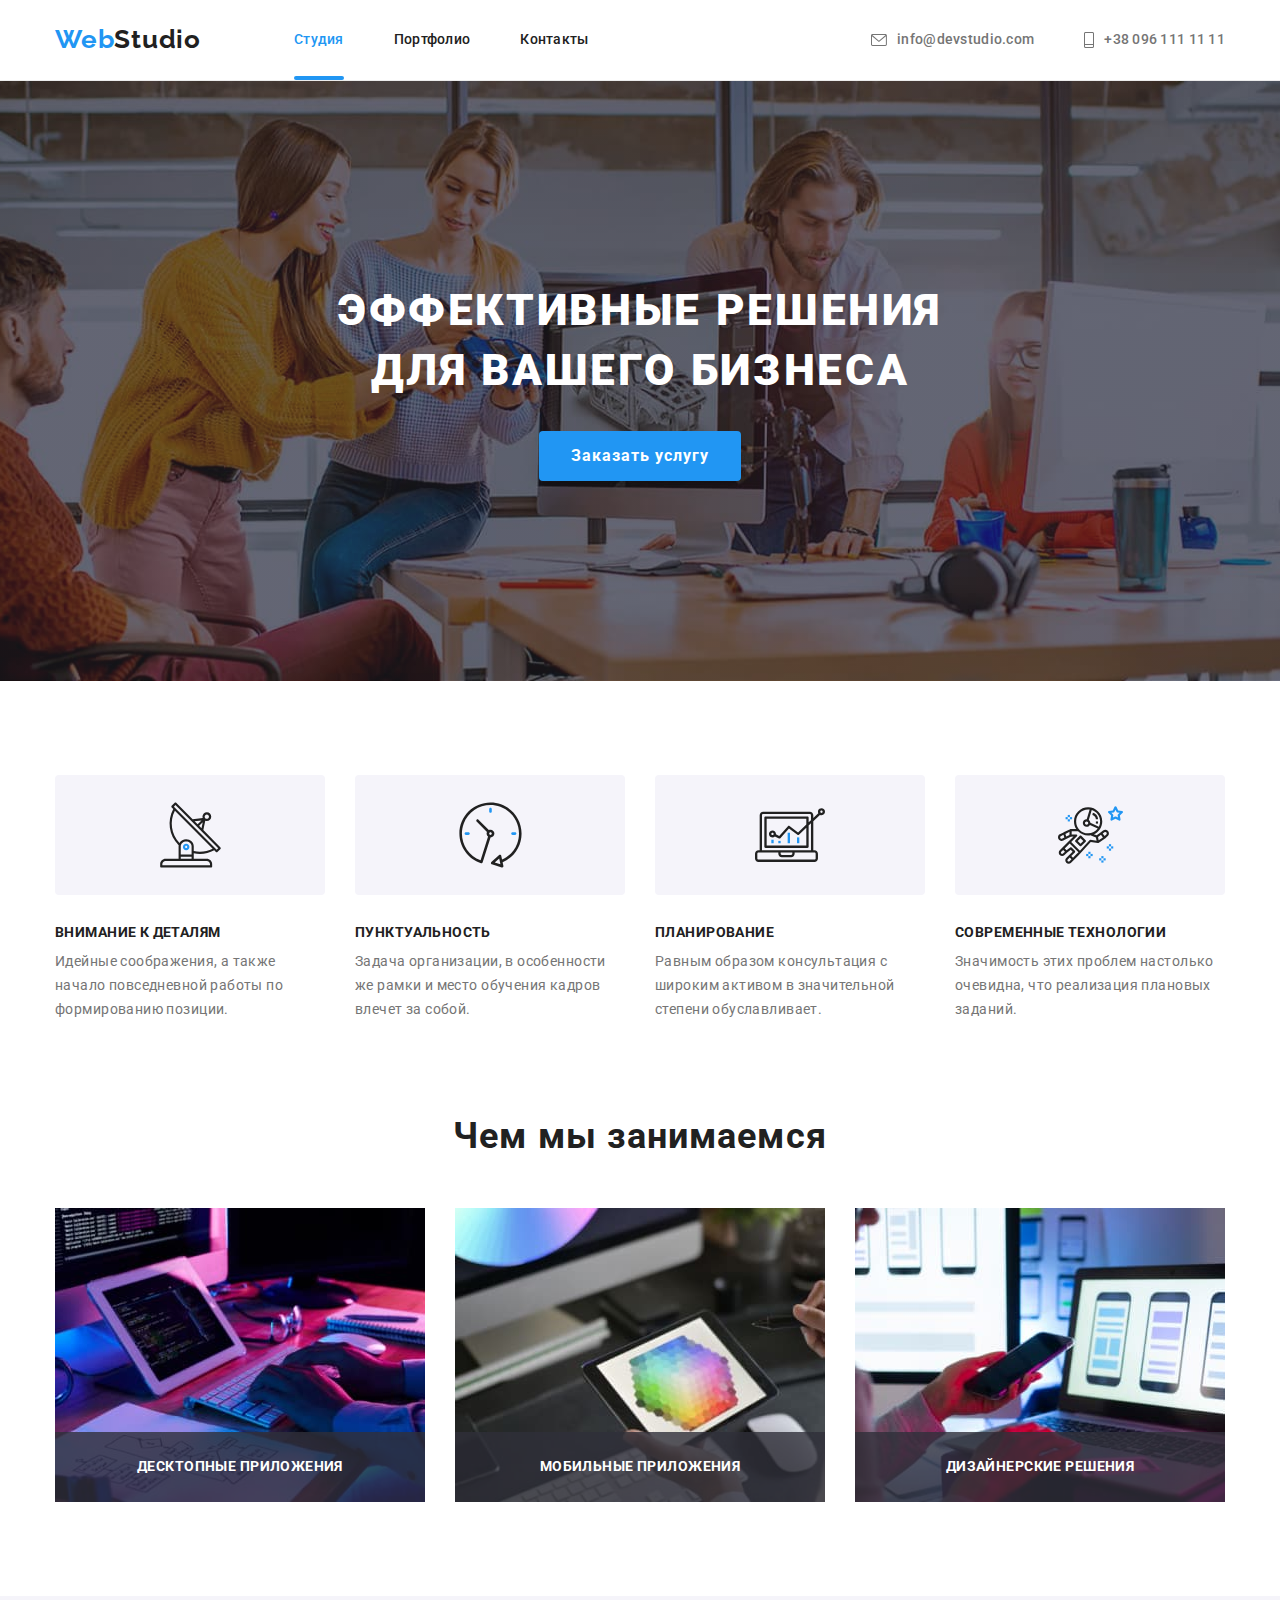
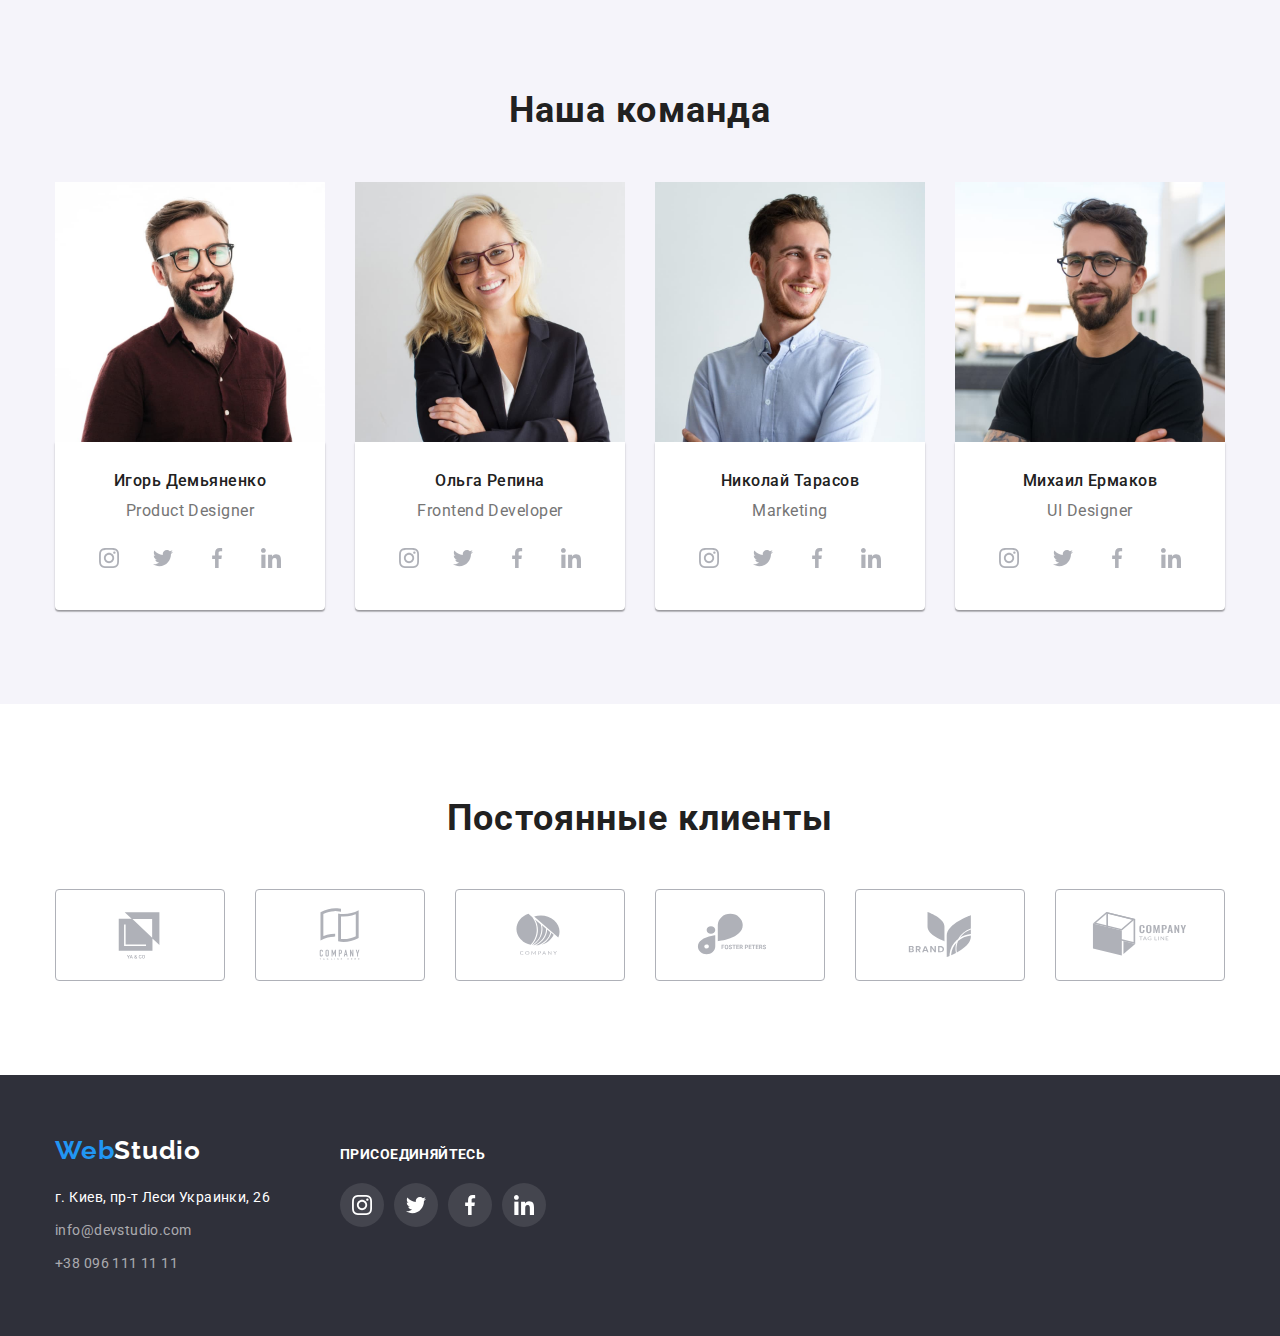
<file: index.html>
<!DOCTYPE html>
<html lang="ru">
  <head>
    <meta charset="UTF-8" />
    <meta http-equiv="X-UA-Compatible" content="IE=edge" />
    <meta name="viewport" content="width=device-width, initial-scale=1.0" />
    <title>Студия</title>
    <link rel="preconnect" href="https://fonts.googleapis.com" />
    <link rel="preconnect" href="https://fonts.gstatic.com" crossorigin />
    <link
      href="https://fonts.googleapis.com/css2?family=Raleway:wght@700&family=Roboto:wght@400;500;700;900&display=swap"
      rel="stylesheet"
    />
    <link
      rel="stylesheet"
      href="https://cdnjs.cloudflare.com/ajax/libs/modern-normalize/1.1.0/modern-normalize.min.css"
    />
    <link rel="stylesheet" href="./css/styles.css" />
  </head>
  <body>
    <!-- Header-->
    <header class="page-header">
      <div class="container nav-flex">
        <nav class="navigation">
          <a class="link logo" href="/">Web<span class="accent">Studio</span></a>
          <ul class="menu list">
            <li class="item">
              <div class="menu-link-wrapper">
                <a class="menu-link link studio-link link-position-studio" href="#">Студия</a>
              </div>
            </li>
            <li class="item">
              <div class="menu-link-wrapper">
                <a class="menu-link link link-position" href="./portfolio.html">Портфолио</a>
              </div>
            </li>
            <li class="item">
              <div class="menu-link-wrapper">
                <a class="menu-link link link-position" href="#">Контакты</a>
              </div>
            </li>
          </ul>
        </nav>
        <ul class="list nav-contact">
          <li class="item">
            <a class="nav-mail hover-nav link" href="mailto:info@devstudio.com">
              <svg class="nav-icons" width="16" height="12">
                <use href="./images/icons.svg#icon-mail"></use>
              </svg>
              info@devstudio.com</a
            >
          </li>
          <li class="item">
            <a class="nav-phone hover-nav link" href="tel:+380961111111">
              <svg class="nav-icons" width="10" height="16">
                <use href="./images/icons.svg#icon-tel"></use>
              </svg>
              +38 096 111 11 11</a
            >
          </li>
        </ul>
      </div>
    </header>

    <main>
      <!--Hero-->

      <section class="hero">
        <div class="container">
          <h1 class="hero-title">Эффективные решения для вашего бизнеса</h1>
          <button data-modal-open class="hero-btn link" type="button">Заказать услугу</button>
        </div>
      </section>

      <!--ABOUT-->
      <section class="about section">
        <div class="container">
          <ul class="list about-flex">
            <li class="about-list item">
              <div class="about-list-icons">
                <svg class="about-list-icons-pic" width="65" height="70">
                  <use href="./images/icons.svg#icon-antenna-1"></use>
                </svg>
              </div>
              <h3 class="about-title">Внимание к деталям</h3>
              <p class="about-description">
                Идейные соображения, а также начало повседневной работы по формированию позиции.
              </p>
            </li>
            <li class="about-list item">
              <div class="about-list-icons">
                <svg class="about-list-icons-pic" width="65" height="70">
                  <use href="./images/icons.svg#icon-clock-1"></use>
                </svg>
              </div>
              <h3 class="about-title">Пунктуальность</h3>
              <p class="about-description">
                Задача организации, в особенности же рамки и место обучения кадров влечет за собой.
              </p>
            </li>
            <li class="about-list item">
              <div class="about-list-icons">
                <svg class="about-list-icons-pic" width="70" height="70">
                  <use href="./images/icons.svg#icon-diagram-1"></use>
                </svg>
              </div>
              <h3 class="about-title">Планирование</h3>
              <p class="about-description">
                Равным образом консультация с широким активом в значительной степени обуславливает.
              </p>
            </li>
            <li class="about-list item">
              <div class="about-list-icons">
                <svg class="about-list-icons-pic" width="65" height="70">
                  <use href="./images/icons.svg#icon-astronaut-1"></use>
                </svg>
              </div>
              <h3 class="about-title">Современные технологии</h3>
              <p class="about-description">
                Значимость этих проблем настолько очевидна, что реализация плановых заданий.
              </p>
            </li>
          </ul>
        </div>

        <!--Наши работы-->
      </section>
      <!--Examples-->
      <section class="examples section">
        <div class="container">
          <h2 class="common-headings">Чем мы занимаемся</h2>
          <ul class="list example-flex">
            <li class="item">
              <div class="img-wrapper">
                <img class="examples-img" src="./images/develop.jpg" alt="разработка" width="370" />
                <div class="content-container">
                  <p class="img-description">Десктопные приложения</p>
                </div>
              </div>
            </li>
            <li class="item">
              <div class="img-wrapper">
                <img class="examples-img" src="./images/consult.jpg" alt="консалт" width="370" />
                <div class="content-container">
                  <p class="img-description">Мобильные приложения</p>
                </div>
              </div>
            </li>

            <li class="item">
              <div class="img-wrapper">
                <img class="examples-img" src="./images/help.jpg" alt="помощь" width="370" />
                <div class="content-container">
                  <p class="img-description">Дизайнерские решения</p>
                </div>
              </div>
            </li>
          </ul>
        </div>
      </section>

      <!--Наша команда-->
      <section class="team section">
        <div class="container">
          <h2 class="common-headings">Наша команда</h2>
          <ul class="list team-flex">
            <li class="item">
              <img class="team-img" src="./images/pr1.jpg" alt="Игорь Демьяненко" width="270" />
              <div class="pic-discription">
                <h3 class="team-title">Игорь Демьяненко</h3>
                <p class="subtitle">Product Designer</p>
                <ul class="social-list list">
                  <li class="social-list-item">
                    <a href="" class="social-list-link">
                      <svg class="social-list-icon" width="20" height="20">
                        <use href="./images/icons.svg#icon-instagram-2"></use>
                      </svg>
                    </a>
                  </li>
                  <li class="social-list-item">
                    <a href="" class="social-list-link">
                      <svg class="social-list-icon" width="20" height="20">
                        <use href="./images/icons.svg#icon-twitter-1"></use>
                      </svg>
                    </a>
                  </li>
                  <li class="social-list-item">
                    <a href="" class="social-list-link">
                      <svg class="social-list-icon" width="20" height="20">
                        <use HREF="./images/icons.svg#icon-facebook-1"></use>
                      </svg>
                    </a>
                  </li>
                  <li class="social-list-item">
                    <a href="" class="social-list-link">
                      <svg class="social-list-icon" width="20" height="20">
                        <use href="./images/icons.svg#icon-linkedin-1"></use>
                      </svg>
                    </a>
                  </li>
                </ul>
              </div>
            </li>

            <li class="item">
              <img class="team-img" src="./images/pr2.jpg" alt="Ольга Репина" width="270" />
              <div class="pic-discription">
                <h3 class="team-title">Ольга Репина</h3>
                <p class="subtitle">Frontend Developer</p>
                <ul class="social-list list">
                  <li class="social-list-item">
                    <a href="" class="social-list-link">
                      <svg class="social-list-icon" width="20" height="20">
                        <use href="./images/icons.svg#icon-instagram-2"></use>
                      </svg>
                    </a>
                  </li>
                  <li class="social-list-item">
                    <a href="" class="social-list-link">
                      <svg class="social-list-icon" width="20" height="20">
                        <use href="./images/icons.svg#icon-twitter-1"></use>
                      </svg>
                    </a>
                  </li>
                  <li class="social-list-item">
                    <a href="" class="social-list-link">
                      <svg class="social-list-icon" width="20" height="20">
                        <use HREF="./images/icons.svg#icon-facebook-1"></use>
                      </svg>
                    </a>
                  </li>
                  <li class="social-list-item">
                    <a href="" class="social-list-link">
                      <svg class="social-list-icon" width="20" height="20">
                        <use href="./images/icons.svg#icon-linkedin-1"></use>
                      </svg>
                    </a>
                  </li>
                </ul>
              </div>
            </li>

            <li class="item">
              <img class="team-img" src="./images/pr3.jpg" alt="Николай Тарасов" width="270" />
              <div class="pic-discription">
                <h3 class="team-title">Николай Тарасов</h3>
                <p class="subtitle">Marketing</p>
                <ul class="social-list list">
                  <li class="social-list-item">
                    <a href="" class="social-list-link">
                      <svg class="social-list-icon" width="20" height="20">
                        <use href="./images/icons.svg#icon-instagram-2"></use>
                      </svg>
                    </a>
                  </li>
                  <li class="social-list-item">
                    <a href="" class="social-list-link">
                      <svg class="social-list-icon" width="20" height="20">
                        <use href="./images/icons.svg#icon-twitter-1"></use>
                      </svg>
                    </a>
                  </li>
                  <li class="social-list-item">
                    <a href="" class="social-list-link">
                      <svg class="social-list-icon" width="20" height="20">
                        <use HREF="./images/icons.svg#icon-facebook-1"></use>
                      </svg>
                    </a>
                  </li>
                  <li class="social-list-item">
                    <a href="" class="social-list-link">
                      <svg class="social-list-icon" width="20" height="20">
                        <use href="./images/icons.svg#icon-linkedin-1"></use>
                      </svg>
                    </a>
                  </li>
                </ul>
              </div>
            </li>

            <li class="item">
              <img class="team-img" src="./images/pr4.jpg" alt="Михаил Ермаков" width="270" />
              <div class="pic-discription">
                <h3 class="team-title">Михаил Ермаков</h3>
                <p class="subtitle">UI Designer</p>
                <ul class="social-list list">
                  <li class="social-list-item">
                    <a href="" class="social-list-link">
                      <svg class="social-list-icon" width="20" height="20">
                        <use href="./images/icons.svg#icon-instagram-2"></use>
                      </svg>
                    </a>
                  </li>
                  <li class="social-list-item">
                    <a href="" class="social-list-link">
                      <svg class="social-list-icon" width="20" height="20">
                        <use href="./images/icons.svg#icon-twitter-1"></use>
                      </svg>
                    </a>
                  </li>
                  <li class="social-list-item">
                    <a href="" class="social-list-link">
                      <svg class="social-list-icon" width="20" height="20">
                        <use HREF="./images/icons.svg#icon-facebook-1"></use>
                      </svg>
                    </a>
                  </li>
                  <li class="social-list-item">
                    <a href="" class="social-list-link">
                      <svg class="social-list-icon" width="20" height="20">
                        <use href="./images/icons.svg#icon-linkedin-1"></use>
                      </svg>
                    </a>
                  </li>
                </ul>
              </div>
            </li>
          </ul>
        </div>
      </section>
      <!--Our clients-->
      <section class="our-clients section">
        <div class="container">
          <h2 class="common-headings">Постоянные клиенты</h2>
          <ul class="list our-clients-flex">
            <li class="logo retangle">
              <a class="link our-clients-logo" href="#">
                <svg class="retangle-logo" width="106" height="60">
                  <use href="./images/icons.svg#icon-logo-1"></use>
                </svg>
              </a>
            </li>

            <li class="logo retangle">
              <a class="link our-clients-logo" href="#">
                <svg class="retangle-logo" width="106" height="60">
                  <use href="./images/icons.svg#icon-logo-2"></use>
                </svg>
              </a>
            </li>

            <li class="logo retangle">
              <a class="link our-clients-logo" href="#">
                <svg class="retangle-logo" width="106" height="60">
                  <use href="./images/icons.svg#icon-logo-3"></use>
                </svg>
              </a>
            </li>

            <li class="logo retangle">
              <a class="link our-clients-logo" href="#">
                <svg class="retangle-logo" width="106" height="60">
                  <use href="./images/icons.svg#icon-logo-4"></use>
                </svg>
              </a>
            </li>

            <li class="logo retangle">
              <a class="link our-clients-logo" href="#">
                <svg class="retangle-logo" width="106" height="60">
                  <use href="./images/icons.svg#icon-logo-5"></use>
                </svg>
              </a>
            </li>

            <li class="logo retangle">
              <a class="link our-clients-logo" href="#">
                <svg class="retangle-logo" width="106" height="60">
                  <use href="./images/icons.svg#icon-logo-6"></use>
                </svg>
              </a>
            </li>
          </ul>
        </div>
      </section>
    </main>
    <!--footer-->
    <footer class="footer">
      <div class="container footer-flex">
        <div>
          <a class="link logo footer-logo" href="/">Web<span class="accent">Studio</span></a>

          <address class="footer-description">
            <ul class="list">
              <li class="footer-addres footer-list">
                <a
                  class="link"
                  href="https://goo.gl/maps/AEWfvyEyKeQvCUJA9"
                  target="_blank"
                  rel="noopener noreferrer"
                  >г. Киев, пр-т Леси Украинки, 26</a
                >
              </li>
              <li class="footer-list">
                <a class="footer-mail link-active link" href="mailto:info@devstudio.com"
                  >info@devstudio.com</a
                >
              </li>
              <li class="footer-list">
                <a class="footer-phone link-active link" href="tel:+380961111111"
                  >+38 096 111 11 11</a
                >
              </li>
            </ul>
          </address>
        </div>
        <div class="join-section">
          <h3 class="join-title">присоединяйтесь</h3>
          <ul class="social-list-footer list">
            <li class="social-list-item-footer">
              <a href="" class="social-list-link-footer">
                <svg class="social-list-icon-footer" width="20" height="20">
                  <use href="./images/icons.svg#icon-instagram-2"></use>
                </svg>
              </a>
            </li>
            <li class="social-list-item-footer">
              <a href="" class="social-list-link-footer">
                <svg class="social-list-icon-footer" width="20" height="20">
                  <use href="./images/icons.svg#icon-twitter-1"></use>
                </svg>
              </a>
            </li>
            <li class="social-list-item-footer">
              <a href="" class="social-list-link-footer">
                <svg class="social-list-icon-footer" width="20" height="20">
                  <use HREF="./images/icons.svg#icon-facebook-1"></use>
                </svg>
              </a>
            </li>
            <li class="social-list-item-footer">
              <a href="" class="social-list-link-footer">
                <svg class="social-list-icon-footer" width="20" height="20">
                  <use href="./images/icons.svg#icon-linkedin-1"></use>
                </svg>
              </a>
            </li>
          </ul>
        </div>
      </div>
    </footer>

    <!-- </footer> -->
    <!--Modal window-->
    <div class="backdrop is-hidden" data-modal>
      <div class="modal">
        <button class="button border-svg">
          <svg class="close-modal" data-modal-close width="17" height="17">
            <use href="./images/icons.svg#icon-close-black-18dp-2-1"></use>
          </svg>
        </button>
      </div>
    </div>
    <script src="./js/modal.js"></script>
  </body>
</html>
</file>
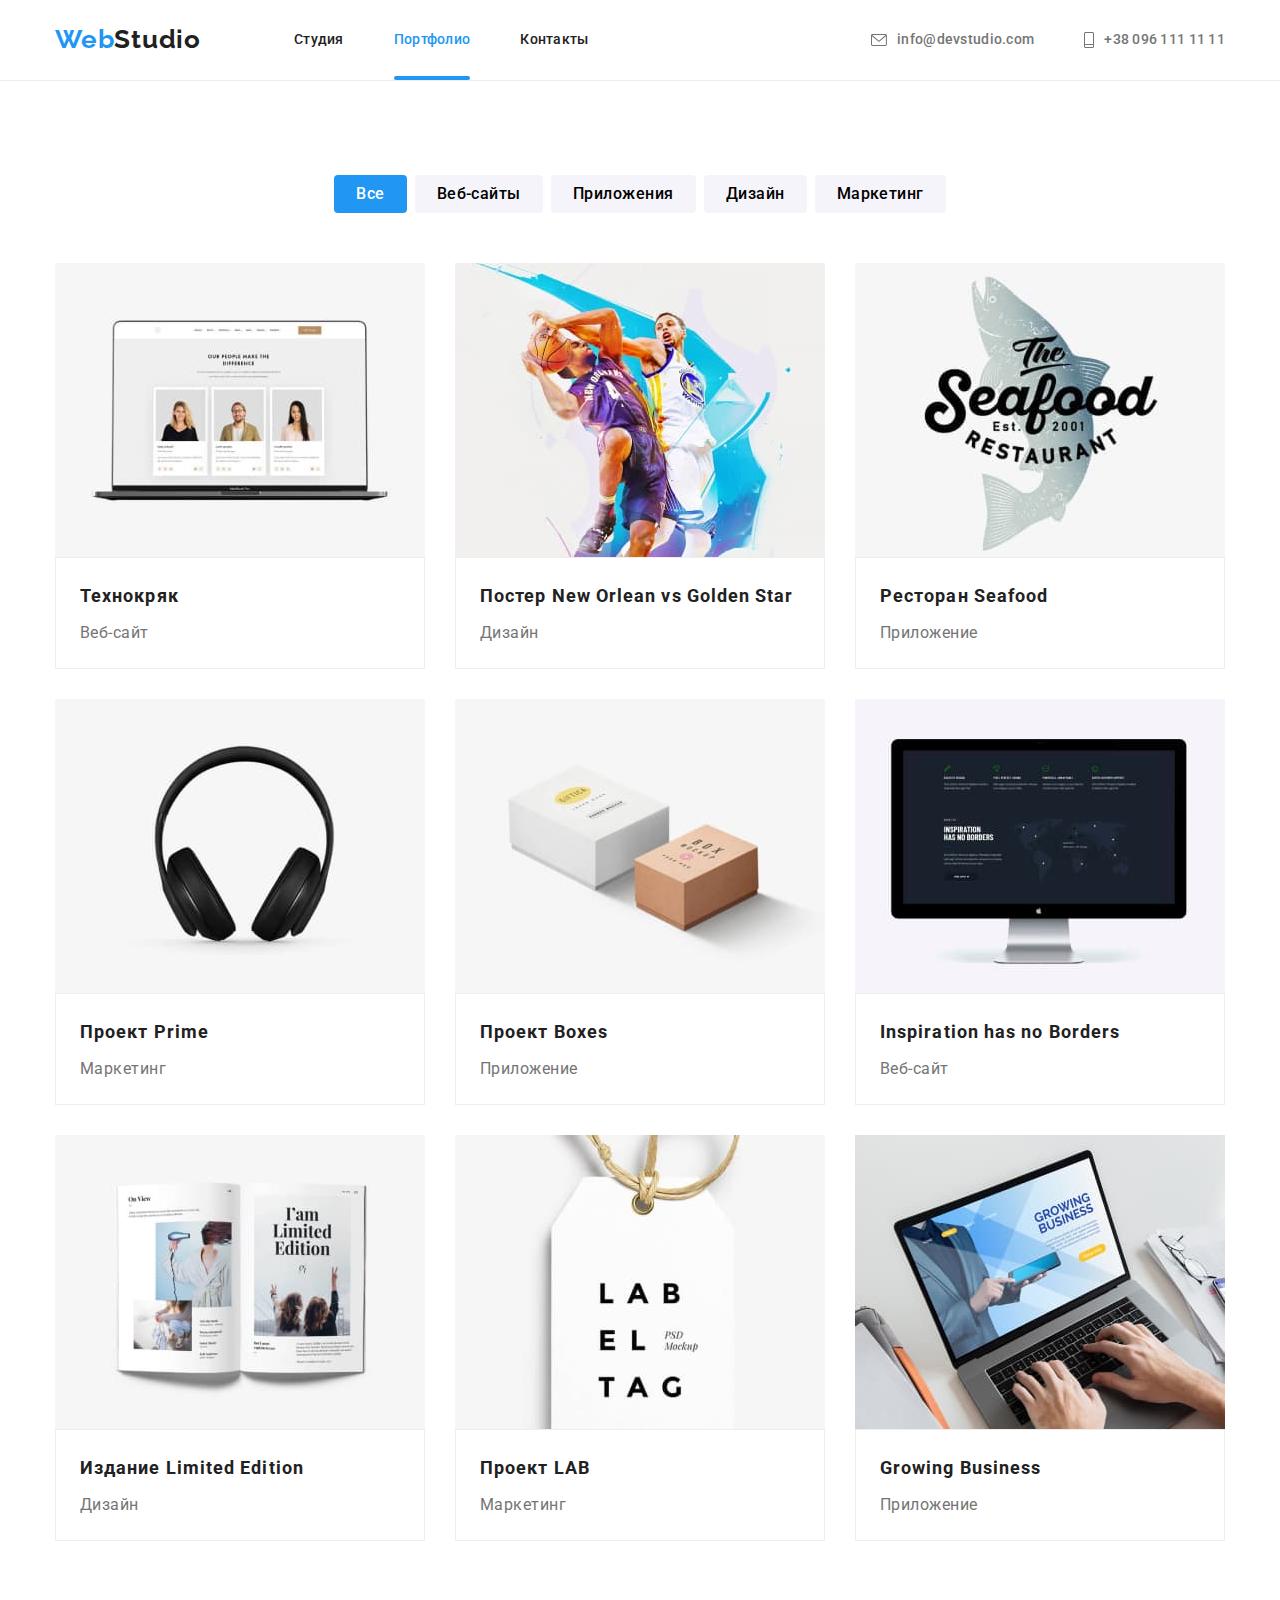
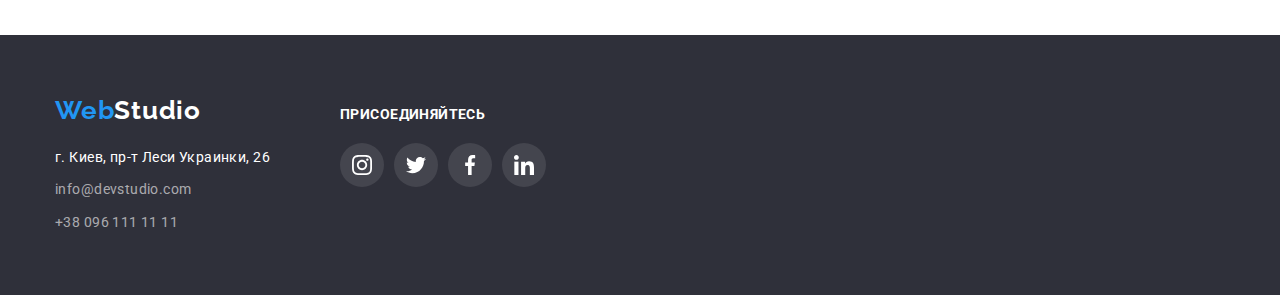
<file: portfolio.html>
<!DOCTYPE html>
<html lang="ru">
  <head>
    <meta charset="UTF-8" />
    <meta http-equiv="X-UA-Compatible" content="IE=edge" />
    <meta name="viewport" content="width=device-width, initial-scale=1.0" />
    <title>Студия</title>
    <!-- <link rel="preconnect" href="https://fonts.googleapis.com" /> -->
    <link rel="preconnect" href="https://fonts.googleapis.com" />
    <link rel="preconnect" href="https://fonts.gstatic.com" crossorigin />
    <link
      href="https://fonts.googleapis.com/css2?family=Raleway:wght@700&family=Roboto:wght@400;500;700;900&display=swap"
      rel="stylesheet"
    />
    <link
      rel="stylesheet"
      href="https://cdnjs.cloudflare.com/ajax/libs/modern-normalize/1.1.0/modern-normalize.min.css"
    />
    <link rel="stylesheet" href="./css/styles.css" />
  </head>
  <body>
    <!-- Header portfolio-->
    <header class="page-header">
      <div class="container nav-flex">
        <nav class="navigation">
          <a class="link logo" href="/">Web<span class="accent">Studio</span></a>
          <ul class="menu list">
            <li class="item">
              <div class="menu-link-wrapper">
                <a class="menu-link link link-position" href="./index.html">Студия</a>
              </div>
            </li>
            <li class="item">
              <div class="menu-link-wrapper">
                <a class="menu-link link portfolio-link link-position-studio" href="">Портфолио</a>
              </div>
            </li>
            <li class="item">
              <div class="menu-link-wrapper">
                <a class="menu-link link link-position" href="">Контакты</a>
              </div>
            </li>
          </ul>
        </nav>
        <ul class="list nav-contact">
          <li class="item">
            <a class="nav-mail hover-nav link" href="mailto:info@devstudio.com">
              <svg class="nav-icons" width="16" height="12">
                <use href="./images/icons.svg#icon-mail"></use>
              </svg>
              info@devstudio.com</a
            >
          </li>
          <li class="item">
            <a class="nav-phone hover-nav link" href="tel:+380961111111">
              <svg class="nav-icons" width="10" height="16">
                <use href="./images/icons.svg#icon-tel"></use>
              </svg>
              +38 096 111 11 11</a
            >
          </li>
        </ul>
      </div>
    </header>
    <!-- Main-->
    <main>
      <section class="section">
        <div class="container">
          <ul class="list link menu-flex">
            <li class="item">
              <button class="filter-btn filter-btn-active" type="button">Все</button>
            </li>
            <li class="item">
              <button class="filter-btn" type="button">Веб-сайты</button>
            </li>
            <li class="item">
              <button class="filter-btn" type="button">Приложения</button>
            </li>
            <li class="item">
              <button class="filter-btn" type="button">Дизайн</button>
            </li>
            <li class="item">
              <button class="filter-btn" type="button">Маркетинг</button>
            </li>
          </ul>

          <ul class="our-work-list list">
            <li class="our-work-item">
              <a class="link link-shadow" href="#">
                <div class="img-hover">
                  <img
                    class="our-work-img"
                    src="./images/portfolio/technokryack.jpg"
                    alt="Технокряк"
                    width="370"
                  />

                  <div class="content-hover">
                    <p class="our-work-hover">
                      Ресурс предлагает комплексные предложения с разным уровнем функционала и
                      сервисов. Все это позволит посетителю получить исчерпывающие сведения о
                      компании или частном лице.
                    </p>
                  </div>
                </div>

                <div class="our-work-title">
                  <h3 class="project-name">Технокряк</h3>
                  <p class="project-type">Веб-сайт</p>
                </div>
              </a>
            </li>
            <li class="our-work-item">
              <a class="link link-shadow" href="#">
                <div class="img-hover">
                  <img
                    class="our-work-img"
                    src="./images/portfolio/poster.jpg "
                    alt="Постер New Orlean vs Golden Star"
                    width="370"
                  />
                  <div class="content-hover">
                    <p class="our-work-hover">
                      Ресурс предлагает комплексные предложения с разным уровнем функционала и
                      сервисов. Все это позволит посетителю получить исчерпывающие сведения о
                      компании или частном лице.
                    </p>
                  </div>
                </div>

                <div class="our-work-title">
                  <h3 class="project-name">Постер New Orlean vs Golden Star</h3>
                  <p class="project-type">Дизайн</p>
                </div>
              </a>
            </li>
            <li class="our-work-item">
              <a class="link link-shadow" href="#">
                <div class="img-hover">
                  <img
                    class="our-work-img"
                    src="./images/portfolio/seafood.jpg"
                    alt="Ресторан Seafood"
                    width="370"
                  />
                  <div class="content-hover">
                    <p class="our-work-hover">
                      Ресурс предлагает комплексные предложения с разным уровнем функционала и
                      сервисов. Все это позволит посетителю получить исчерпывающие сведения о
                      компании или частном лице.
                    </p>
                  </div>
                </div>
                <div class="our-work-title">
                  <h3 class="project-name">Ресторан Seafood</h3>
                  <p class="project-type">Приложение</p>
                </div>
              </a>
            </li>
            <li class="our-work-item">
              <a class="link link-shadow" href="#">
                <div class="img-hover">
                  <img
                    class="our-work-img"
                    src="./images/portfolio/prime.jpg"
                    alt="Проект Prime"
                    width="370"
                  />
                  <div class="content-hover">
                    <p class="our-work-hover">
                      Ресурс предлагает комплексные предложения с разным уровнем функционала и
                      сервисов. Все это позволит посетителю получить исчерпывающие сведения о
                      компании или частном лице.
                    </p>
                  </div>
                </div>

                <div class="our-work-title">
                  <h3 class="project-name">Проект Prime</h3>
                  <p class="project-type">Маркетинг</p>
                </div>
              </a>
            </li>
            <li class="our-work-item">
              <a class="link link-shadow" href="#">
                <div class="img-hover">
                  <img
                    class="our-work-img"
                    src="./images/portfolio/boxes.jpg"
                    alt="Проект Boxes"
                    width="370"
                  />
                  <div class="content-hover">
                    <p class="our-work-hover">
                      Ресурс предлагает комплексные предложения с разным уровнем функционала и
                      сервисов. Все это позволит посетителю получить исчерпывающие сведения о
                      компании или частном лице.
                    </p>
                  </div>
                </div>

                <div class="our-work-title">
                  <h3 class="project-name">Проект Boxes</h3>
                  <p class="project-type">Приложение</p>
                </div>
              </a>
            </li>
            <li class="our-work-item">
              <a class="link link-shadow" href="#">
                <div class="img-hover">
                  <img
                    class="our-work-img"
                    src="./images/portfolio/noborders.jpg"
                    alt="Inspiration has no Borders"
                    width="370"
                  />

                  <div class="content-hover">
                    <p class="our-work-hover">
                      Ресурс предлагает комплексные предложения с разным уровнем функционала и
                      сервисов. Все это позволит посетителю получить исчерпывающие сведения о
                      компании или частном лице.
                    </p>
                  </div>
                </div>

                <div class="our-work-title">
                  <h3 class="project-name">Inspiration has no Borders</h3>
                  <p class="project-type">Веб-сайт</p>
                </div>
              </a>
            </li>
            <li class="our-work-item">
              <a class="link link-shadow" href="#">
                <div class="img-hover">
                  <img
                    class="our-work-img"
                    src="./images/portfolio/limitededition.jpg"
                    alt="Издание Limited Edition"
                    width="370"
                  />
                  <div class="content-hover">
                    <p class="our-work-hover">
                      Ресурс предлагает комплексные предложения с разным уровнем функционала и
                      сервисов. Все это позволит посетителю получить исчерпывающие сведения о
                      компании или частном лице.
                    </p>
                  </div>
                </div>

                <div class="our-work-title">
                  <h3 class="project-name">Издание Limited Edition</h3>
                  <p class="project-type">Дизайн</p>
                </div>
              </a>
            </li>
            <li class="our-work-item">
              <a class="link link-shadow" href="#">
                <div class="img-hover">
                  <img
                    class="our-work-img"
                    src="./images/portfolio/lab.jpg"
                    alt="Проект LAB"
                    width="370"
                  />
                  <div class="content-hover">
                    <p class="our-work-hover">
                      Ресурс предлагает комплексные предложения с разным уровнем функционала и
                      сервисов. Все это позволит посетителю получить исчерпывающие сведения о
                      компании или частном лице.
                    </p>
                  </div>
                </div>

                <div class="our-work-title">
                  <h3 class="project-name">Проект LAB</h3>
                  <p class="project-type">Маркетинг</p>
                </div>
              </a>
            </li>
            <li class="our-work-item">
              <a class="link link-shadow" href="#">
                <div class="img-hover">
                  <img
                    class="our-work-img"
                    src="./images/portfolio/growingbusiness.jpg"
                    alt="Growing Business"
                    width="370"
                  />
                  <div class="content-hover">
                    <p class="our-work-hover">
                      Ресурс предлагает комплексные предложения с разным уровнем функционала и
                      сервисов. Все это позволит посетителю получить исчерпывающие сведения о
                      компании или частном лице.
                    </p>
                  </div>
                </div>

                <div class="our-work-title">
                  <h3 class="project-name">Growing Business</h3>
                  <p class="project-type">Приложение</p>
                </div>
              </a>
            </li>
          </ul>
        </div>
      </section>
    </main>

    <!--footer-->

    <footer class="footer">
      <div class="container footer-flex">
        <div>
          <a class="link logo footer-logo" href="/">Web<span class="accent">Studio</span></a>

          <address class="footer-description">
            <ul class="list">
              <li class="footer-addres footer-list">
                <a
                  class="link"
                  href="https://goo.gl/maps/AEWfvyEyKeQvCUJA9"
                  target="_blank"
                  rel="noopener noreferrer"
                  >г. Киев, пр-т Леси Украинки, 26</a
                >
              </li>
              <li class="footer-list">
                <a class="footer-mail link-active link" href="mailto:info@devstudio.com"
                  >info@devstudio.com</a
                >
              </li>
              <li class="footer-list">
                <a class="footer-phone link-active link" href="tel:+380961111111"
                  >+38 096 111 11 11</a
                >
              </li>
            </ul>
          </address>
        </div>
        <div class="join-section">
          <h3 class="join-title">присоединяйтесь</h3>
          <ul class="social-list-footer list">
            <li class="social-list-item-footer">
              <a href="" class="social-list-link-footer">
                <svg class="social-list-icon-footer" width="20" height="20">
                  <use href="./images/icons.svg#icon-instagram-2"></use>
                </svg>
              </a>
            </li>
            <li class="social-list-item-footer">
              <a href="" class="social-list-link-footer">
                <svg class="social-list-icon-footer" width="20" height="20">
                  <use href="./images/icons.svg#icon-twitter-1"></use>
                </svg>
              </a>
            </li>
            <li class="social-list-item-footer">
              <a href="" class="social-list-link-footer">
                <svg class="social-list-icon-footer" width="20" height="20">
                  <use HREF="./images/icons.svg#icon-facebook-1"></use>
                </svg>
              </a>
            </li>
            <li class="social-list-item-footer">
              <a href="" class="social-list-link-footer">
                <svg class="social-list-icon-footer" width="20" height="20">
                  <use href="./images/icons.svg#icon-linkedin-1"></use>
                </svg>
              </a>
            </li>
          </ul>
        </div>
      </div>
    </footer>
  </body>
</html>
</file>
<file: css/styles.css>
:root {
  --accent-color: #2196f3;
  --main-white: #ffffff;
  --accent-black: #757575;
}

body {
  font-family: 'Roboto', sans-serif;
  color: #212121;
  /* width: 1600px; */
}
.container {
  width: 1200px;
  margin-left: auto;
  margin-right: auto;
  padding-left: 15px;
  padding-right: 15px;

  /* outline: 2px solid tomato; */
}

.section {
  padding-top: 94px;
  padding-bottom: 94px;
}

/* Сброс*/
h1,
h2,
h3,
h4,
p {
  margin-top: 0;
  margin-bottom: 0;
}

ul {
  margin-top: 0;
  margin-bottom: 0;
  padding-left: 0;
}

.link {
  color: inherit;
  text-decoration: none;
}

.list {
  list-style: none;
}

/* ======== COMPONENTS ========*/
.common-headings {
  margin-bottom: 50px;
  font-weight: 700;
  font-size: 36px;
  line-height: 1.16;
  text-align: center;
  letter-spacing: 0.03em;
}
/* ======== /COMPONENTS ========*/

/* ======== HEADER MAIN========*/

.page-header {
  border-bottom: 1px solid #ececec;
}

.nav-flex {
  display: flex;
  align-items: center;
}

.logo {
  /* display: flex; */
  font-family: 'Raleway', sans-serif;
  font-weight: 700;
  font-size: 26px;
  line-height: 1.19;
  letter-spacing: 0.03em;
  color: var(--accent-color);
}

.menu {
  display: flex;
  align-items: center;
  margin-left: 93px;
}

.navigation {
  display: flex;
}

.navigation .link {
  display: block;
  padding-top: 24px;
  padding-bottom: 24px;
}

.navigation .menu-link {
  display: block;
  padding-top: 32px;
  padding-bottom: 32px;
}

.navigation .accent {
  font-family: 'Raleway', sans-serif;
  font-weight: 700;
  font-size: 26px;
  line-height: 1.19;
  letter-spacing: 0.03em;
  color: #212121;
}

/* .menu .item {
  margin-right: 50px;
}

.menu .item:not(:last-child) {
  margin-right: 0;
} */

.menu .item + .item {
  margin-left: 50px;
}

.menu-link {
  font-weight: 500;
  font-size: 14px;
  line-height: 1.14;
  letter-spacing: 0.02em;
  transition: color 250ms cubic-bezier(0.4, 0, 0.2, 1)
}

.menu-link:hover,
.menu-link:focus {
  color: var(--accent-color);
}


.menu-link-wrapper {
  position: relative;
}

.link-position::after {
  position: absolute;
  content: '';
  bottom: 0;
  left: 0;
  width: 100%;
  height: 4px;
  
  background: var(--accent-color);
  border-radius: 2px;
  opacity: 0;
  /* transition: opacity 250ms cubic-bezier(0.4, 0, 0.2, 1); */
}

/* .link-position:hover::after {
  opacity: 1;
} */

.studio-link {
  color: var(--accent-color);
}

.link-position-studio::after {
  position: absolute;
  content: '';
  bottom: 0;
  left: 0;
  width: 100%;
  height: 4px;
  
  background: var(--accent-color);
  border-radius: 2px;
  
}


/* .link:hover,
.link:focus {
  color: var(--accent-color);
} */


.nav-contact {
  display: flex;
  margin-left: auto;
}

.nav-contact .item + .item {
  margin-left: 50px;
}

.nav-mail {
  display: flex;
  align-items:center;
  font-weight: 500;
  font-size: 14px;
  line-height: 1.14;
  letter-spacing: 0.02em;
  color: var(--accent-black);
  transition: color 250ms cubic-bezier(0.4, 0, 0.2, 1);
}

.nav-phone {
  display: flex;
  align-items:center;
  font-weight: 500;
  font-size: 14px;
  line-height: 1.14;
  letter-spacing: 0.02em;
  color: var(--accent-black);
  transition: color 250ms cubic-bezier(0.4, 0, 0.2, 1);
}


.nav-icons {
  margin-right: 10px;
  fill: var(--accent-black);
  transition: fill 250ms cubic-bezier(0.4, 0, 0.2, 1);
}

.hover-nav:hover .nav-icons,
.hover-nav:focus .nav-icons {
 fill: var(--accent-color);
}

/* .nav-phone:hover .nav-icons,
.nav-phone:focus .nav-icons {
 fill: var(--accent-color);
} */

.hover-nav:hover,
.hover-nav:focus {
color: var(--accent-color);
}


/* ======== /HEADER ========*/

/* ======== HERO ========*/

.hero {
  max-width: 1600px;
  margin-left: auto;
  margin-right: auto;
  padding-top: 200px;
  padding-bottom: 200px;
  background: #2f303a;
  background-image:
  linear-gradient(to right, rgba(47, 48, 58, 0.4),
  rgba(47, 48, 58, 0.4)),
  url('../images/hero-pic/hero-pic.jpg');
  background-size: cover;
  background-repeat: no-repeat;
  background-position: center;
  
  text-align: center;
  
  
}

.hero-title {
  margin-bottom: 30px;
  margin-left: auto;
  margin-right: auto;

  font-weight: 900;
  font-size: 44px;
  line-height: 1.36;
  max-width: 696px;
  text-align: center;
  letter-spacing: 0.06em;
  text-transform: uppercase;
  color: var(--main-white);
}

.hero-btn {
  /* display: inline-block; */
  padding: 10px 32px;
  border-radius: 4px;
  min-width: 200px;
  font-weight: 700;
  font-size: 16px;
  line-height: 1.87;
  text-align: center;
  letter-spacing: 0.06em;
  cursor: pointer;
  background: var(--accent-color);
  color: var(--main-white);
  box-shadow: 0px 4px 4px rgba(0, 0, 0, 0.15);
  border: var(--accent-color);
  transition: background-color 250ms cubic-bezier(0.4, 0, 0.2, 1), box-shadow 250ms cubic-bezier(0.4, 0, 0.2, 1);
 
}

.hero-btn:hover,
.hero-btn:focus {
  background: #188ce8;
  box-shadow: 0px 4px 4px rgba(0, 0, 0, 0.15);
  
}

/* ======== /HERO ========*/



/* ======== ABOUT ========*/

.about {
  padding-bottom: 0px;
}

.about-flex {
  display: flex;
}

.about-flex .item {
  width: 270px;
}

.about-flex .item + .item {
  margin-left: 30px;
}

.about-title {
  margin-bottom: 10px;
  font-weight: 700;
  font-size: 14px;
  line-height: 1.14;
  letter-spacing: 0.03em;
  text-transform: uppercase;
}

.about-description {
  /* margin-bottom: 10px; */
  font-weight: 400;
  font-size: 14px;
  line-height: 1.71;
  letter-spacing: 0.03em;

  color: var(--accent-black);
}

.about-list-icons{
  display:flex;
  justify-content: center;
  align-items: center;
  margin-bottom: 30px;
  height: 120px;
  width: 270px;
  background: rgba(245, 244, 250, 1);
  border-radius: 4px;

  /* outline: 1px solid tomato; */
}

.about-list-icons-pic {
  display: block;
  
}




/* ======== /ABOUT ========*/

/* ======== Examples ========*/

img {
  display: block;
}

.example-flex {
  display: flex;
}

.example-flex .item + .item {
  margin-left: 30px;
}

.img-wrapper {
  
  position: relative;
  
}

.content-container {
  position: absolute;
  left: 0;
  bottom: 0;
  width: 370px;
  height: 70px;
  background: rgba(47, 48, 58, 0.8);
  padding: 27px 82px;
}
 
 .img-description {
   display: block;
   align-items:center;
   font-family: 'Roboto';
   font-style: normal;
   font-weight: 700;
   font-size: 14px;
   line-height: 1.14;
   text-align: center;
   letter-spacing: 0.03em;
   text-transform: uppercase;
   
   color: #FFFFFF;
}
/* ======== /Examples ========*/

/* ======== TEAM ========*/

.team {
  background: #f5f4fa;
}

.team-title {
  margin-bottom: 10px;
  font-weight: 500;
  font-size: 16px;
  line-height: 1.18;
  /*text-align: center;*/
  letter-spacing: 0.03em;
}

/* .team-img {
  margin-bottom: 30px;
} */

.subtitle {
  margin-bottom: 16px;
  font-weight: 400;
  font-size: 16px;
  line-height: 1.19;
  /*text-align: center;*/
  letter-spacing: 0.03em;

  color: var(--accent-black);
}

.team-flex {
  display: flex;
}

.team-flex .item + .item {
  margin-left: 30px;
}

.pic-discription {
  padding: 30px 15px;
  text-align: center;
}

.social-list {
  display: flex;
  justify-content: center;
}

.social-list-item:not(:last-child){
  margin-right: 10px;
}

.social-list-link {
  fill:#AFB1B8;
}

.social-list-link{
  display:flex;
  align-items:center;
  justify-content: center;
width: 44px;
height: 44px;
background-color: var(--main-white);
border-radius: 50%;
transition: background-color 250ms cubic-bezier(0.4, 0, 0.2, 1);
}

.social-list-link:hover,
.social-list-link:focus {
  background-color: var(--accent-color);
}

.social-list-icon {
  transition:fill 250ms cubic-bezier(0.4, 0, 0.2, 1);
}

.social-list-link:hover .social-list-icon,
.social-list-link:focus .social-list-icon {
  fill: var(--main-white);
}


.pic-discription{
  padding-left: 10px;
  padding-right: 10px;
  background-color: var(--main-white);
  box-shadow: 0px 1px 3px rgba(0, 0, 0, 0.12), 0px 1px 1px rgba(0, 0, 0, 0.14), 0px 2px 1px rgba(0, 0, 0, 0.2);
border-radius: 0px 0px 4px 4px;
}



/* ======== /TEAM ========*/
/* ======== Our Clients ========*/




.our-clients-flex {
  display: flex;
  align-items:center;
}

.our-clients-flex .retangle + .retangle {
  margin-left: 30px;
}

.retangle {
  display:flex;
  width: 170px;
  height: 92px;
}

 
 .our-clients-logo {
  display: flex;
  justify-content: center;
  align-items: center;
  width: 100%;
  height:100%;
  border: 1px solid rgba(175, 177, 184, 1);
  border-radius: 4px;
  transition: border 250ms cubic-bezier(0.4, 0, 0.2, 1);
}

.retangle-logo {
  fill: #AFB1B8;
}

.retangle-logo {
  transition: fill 250ms cubic-bezier(0.4, 0, 0.2, 1);
}

.our-clients-logo:hover .retangle-logo,
.our-clients-logo:focus .retangle-logo {
  fill: var(--accent-color);
}



.our-clients-logo:hover,
.our-clients-logoe:focus {
  border: 1px solid #2196F3;
}


/* ======== /Our Clients ========*/
/* ======== FOOTER ========*/

.footer {
  /* display: flex; */
  padding-top: 60px;
  padding-bottom: 60px;
  /* padding-left: 215px; */
  background: #2f303a;

}


.footer-logo {
  display: block;
  margin-bottom: 20px;
}


.footer-list:not(:last-child) {
  margin-bottom: 9px;
}

.footer .accent {
  font-family: 'Raleway', sans-serif;
  font-weight: 700;
  font-size: 26px;
  line-height: 1.19;
  letter-spacing: 0.03em;
  color: var(--main-white);
}

.footer-addres {
  /* display: flex; */
  font-style: normal;
  font-weight: 400;
  font-size: 14px;
  line-height: 1.71;
  letter-spacing: 0.03em;

  color: var(--main-white);
}

.footer-mail {
  /* display: flex; */
  font-style: normal;
  font-weight: 400;
  font-size: 14px;
  line-height: 1.71;
  letter-spacing: 0.03em;

  color: rgba(255, 255, 255, 0.6);
}

.footer-phone {
  /* display: flex; */
  font-style: normal;
  font-weight: 400;
  font-size: 14px;
  line-height: 1.71;
  letter-spacing: 0.03em;

  color: rgba(255, 255, 255, 0.6);
}

 .footer-flex{
  display: flex;
  align-items: baseline;
  /* justify-content:center; */

}

 .join-section{
  margin-left: 70px;
  /* margin-top: 72px; */
} 




.join-title{

display: flex;
margin-bottom: 20px;
font-family: 'Roboto';
font-style: normal;
font-weight: 700;
font-size: 14px;
line-height: 1.14;
letter-spacing: 0.03em;
text-transform: uppercase;
color:var(--main-white);
}



.social-list-footer {
  display: flex;
  /* justify-content: center; */
}

.social-list-item-foote{
  display: block;
}


.social-list-item-footer:not(:last-child){
  margin-right: 10px;
}

.social-list-link-footer {
  fill:var(--main-white);
}

.social-list-link-footer{
  display:flex;
  align-items:center;
  justify-content: center;
width: 44px;
height: 44px;
background-color: rgba(255, 255, 255, 0.1);;
border-radius: 50%;
transition: background-color 250ms cubic-bezier(0.4, 0, 0.2, 1);
}

.social-list-link-footer:hover,
.social-list-link-footer:focus {
  background-color: var(--accent-color);
}

.social-list-link-footer:hover .social-list-icon-footer,
.social-list-link-footer:focus .social-list-icon-footer {
  fill: var(--main-white);
}


.backdrop {
  position: fixed;
  top: 0;
  left: 0;
  width: 100%;
  height: 100%;
  background-color: rgba(0, 0, 0, 0.2);
  opacity: 1;
  transition: opacity 250ms cubic-bezier(0.4, 0, 0.2, 1);
}

.backdrop.is-hidden {
  opacity: 0;
  pointer-events: none;
}

.backdrop.is-hidden .modal {
  transform: translate(-50%, -50%) scale(0.8);
}

.modal {
  display: flex;
  justify-content: end;
  position: absolute;
  left: 50%;
  top: 50%;
  
  width: 528px;
  height: 581px;
  
 background: #FFFFFF;
 box-shadow: 0px 1px 3px rgba(0, 0, 0, 0.12), 0px 1px 1px rgba(0, 0, 0, 0.14), 0px 2px 1px rgba(0, 0, 0, 0.2);
 border-radius: 4px;
 transform: translate(-50%, -50%) scale(1);
 transition: transform 250ms cubic-bezier(0.4, 0, 0.2, 1);
}

.border-svg {
  display: flex;
  justify-content: center;
  align-items:center;
  margin-right: 8px;
  margin-top: 8px;
  width: 30px;
  height: 30px;
  cursor: pointer;
  border : 1px solid rgba(0, 0, 0, 0.1);
  border-radius: 50%;
}

/* .close-modal {
  margin-right: 8px;
  margin-top: 8px;
    
  border : 1px solid rgba(0, 0, 0, 0.1);
  border-radius: 50%;
 
} */


/* ======== /FOOTER ========*/

/* ======== MAIN PORTFOLIO========*/

/* ======== MENU BTN========*/

.menu-flex {
  display: flex;
  justify-content: center;
  margin-bottom: 50px;
}

.menu-flex .item + .item {
  margin-left: 8px;
}

.filter-btn {
  padding: 6px 22px;
  /* display: flex; */
  font-family: inherit;
  font-weight: 500;
  font-size: 16px;
  line-height: 1.62;
  text-align: center;
  letter-spacing: 0.03em;
  cursor: pointer;
  background: #f5f4fa;
  border-radius: 4px;
  border: var(--accent-color);
  transition: background-color 250ms cubic-bezier(0.4, 0, 0.2, 1), color 250ms cubic-bezier(0.4, 0, 0.2, 1), box-shadow 250ms cubic-bezier(0.4, 0, 0.2, 1);
}

.filter-btn:hover,
.filter-btn:focus {
  background: var(--accent-color);
  color: var(--main-white);
box-shadow: 0px 3px 1px rgba(0, 0, 0, 0.1),
0px 1px 2px rgba(0, 0, 0, 0.08), 
0px 2px 2px rgba(0, 0, 0, 0.12);
}

.filter-btn-active {
  background: var(--accent-color);
  color: var(--main-white);
}


/* ======== /MENU BTN========*/

/* ======== OUR WORK ========*/


.link-shadow {
  display: block;
  transition: box-shadow 250ms cubic-bezier(0.4, 0, 0.2, 1);
}

.link-shadow:hover,
.link-shadow:focus {
  box-shadow: 0px 1px 1px rgba(0, 0, 0, 0.12),
   0px 4px 4px rgba(0, 0, 0, 0.06), 
   1px 4px 6px rgba(0, 0, 0, 0.16);
}

.our-work-list {
  display: flex;
  flex-wrap: wrap;

  /* background-color: #188ce8; */
}

.our-work-title {
  padding: 20px 24px;
  border: 1px solid #eeeeee;
}

.project-name {
  margin-bottom: 4px;
}

.our-work-item {
  width: 370px;
  margin-right: 30px;
  margin-bottom: 30px;
}

.our-work-item:nth-child(3n) {
  margin-right: 0px;
}

.our-work-item:nth-last-child(-n + 3) {
  margin-bottom: 0px;
}

.project-name {
  font-weight: 700;
  font-size: 18px;
  line-height: 2;
  letter-spacing: 0.06em;
}

.project-type {
  font-weight: 400;
  font-size: 16px;
  line-height: 1.87;
  letter-spacing: 0.03em;
  color: var(--accent-black);
}

.portfolio-link {
  color: var(--accent-color);
}

.img-hover {
  position: relative;
  overflow: hidden;
}


.img-hover::before {
  display: inline-block;
  position: absolute;
  content: "";
  width: 100%;
  height: 100%;
  background: rgba(33, 150, 243, 0.9);
  
  opacity: 0;
  transform: translateY(100%);
  transition: transform 250ms cubic-bezier(0.4, 0, 0.2, 1), opacity 250ms cubic-bezier(0.4, 0, 0.2, 1);

}





.link-shadow:hover .img-hover::before{
  opacity: 1;
  transform: translateY(0);
}



.content-hover {
  position: absolute;
  top: 0;
  right: 0;
  width: 100%;
  height: 100%;
  padding: 63px 24px;
  
  opacity: 0;
  transform: translateY(100%);
  transition: transform 250ms cubic-bezier(0.4, 0, 0.2, 1), opacity 250ms cubic-bezier(0.4, 0, 0.2, 1);
}


.link-shadow:hover .content-hover {
  opacity: 1;
  transform: translateY(0);
}

.our-work-hover {
  
font-family: 'Roboto';
font-style: normal;
font-weight: 400;
font-size: 18px;
line-height: 1.5;
letter-spacing: 0.03em;
color: #FFFFFF;
}

/* .project-type:hover,
.project-type:focus {
  color: var(--accent-color);
} */

/* ======== /OUR WORK ========*/
</file>
